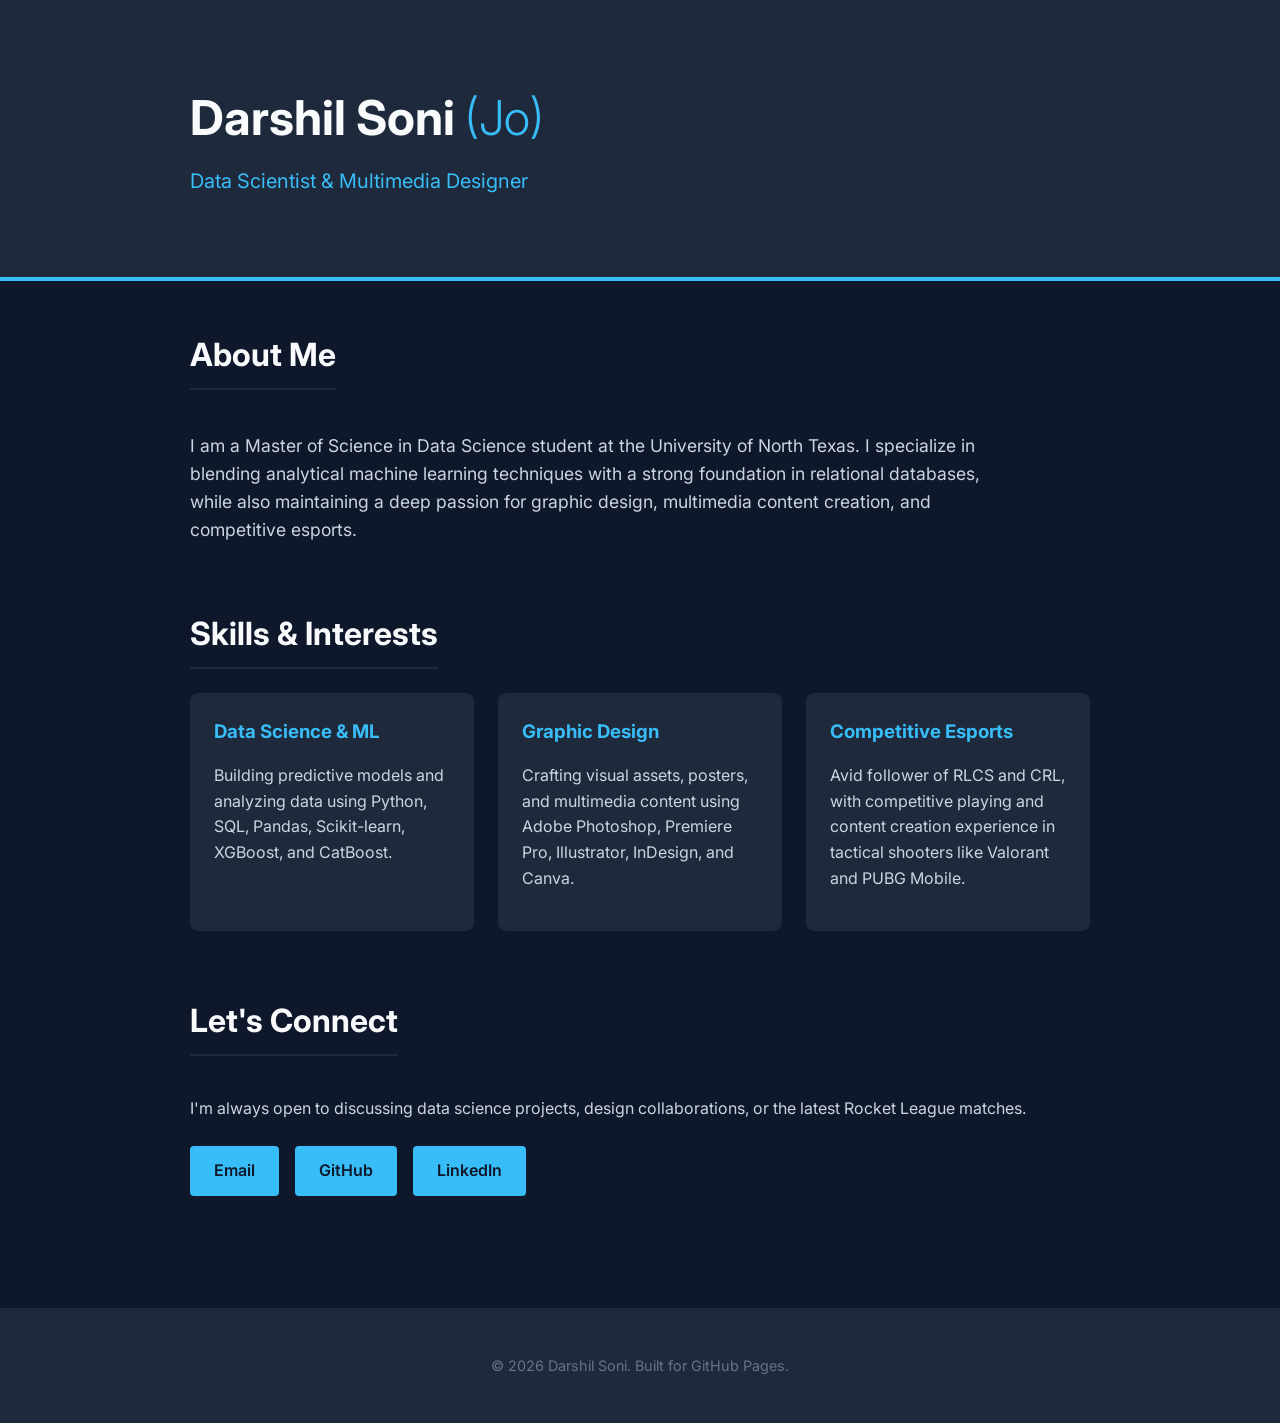
<file: index.htm>
<!DOCTYPE html>
<html lang="en">
<head>
    <meta charset="UTF-8">
    <meta name="viewport" content="width=device-width, initial-scale=1.0">
    <title>Darshil Soni | About Me</title>
    <link rel="stylesheet" href="style.css">
    <!-- Google Fonts for typography -->
    <link href="https://fonts.googleapis.com/css2?family=Inter:wght@300;400;600;700&display=swap" rel="stylesheet">
</head>
<body>

    <header>
        <div class="container">
            <h1>Darshil Soni <span>(Jo)</span></h1>
            <p class="subtitle">Data Scientist & Multimedia Designer</p>
        </div>
    </header>

    <main class="container">
        <section class="bio">
            <h2>About Me</h2>
            <p>I am a Master of Science in Data Science student at the University of North Texas. I specialize in blending analytical machine learning techniques with a strong foundation in relational databases, while also maintaining a deep passion for graphic design, multimedia content creation, and competitive esports.</p>
        </section>

        <section class="skills-interests">
            <h2>Skills & Interests</h2>
            <div class="grid-layout">
                <div class="card">
                    <h3>Data Science & ML</h3>
                    <p>Building predictive models and analyzing data using Python, SQL, Pandas, Scikit-learn, XGBoost, and CatBoost.</p>
                </div>
                <div class="card">
                    <h3>Graphic Design</h3>
                    <p>Crafting visual assets, posters, and multimedia content using Adobe Photoshop, Premiere Pro, Illustrator, InDesign, and Canva.</p>
                </div>
                <div class="card">
                    <h3>Competitive Esports</h3>
                    <p>Avid follower of RLCS and CRL, with competitive playing and content creation experience in tactical shooters like Valorant and PUBG Mobile.</p>
                </div>
            </div>
        </section>

        <section class="contact">
            <h2>Let's Connect</h2>
            <p>I'm always open to discussing data science projects, design collaborations, or the latest Rocket League matches.</p>
            <div class="social-links">
                <!-- Replace the '#' with your actual profile links -->
                <a href="#" class="btn" aria-label="Email Me">Email</a>
                <a href="#" class="btn" aria-label="GitHub Profile">GitHub</a>
                <a href="#" class="btn" aria-label="LinkedIn Profile">LinkedIn</a>
            </div>
        </section>
    </main>

    <footer>
        <div class="container">
            <p>&copy; 2026 Darshil Soni. Built for GitHub Pages.</p>
        </div>
    </footer>

</body>
</html>
</file>
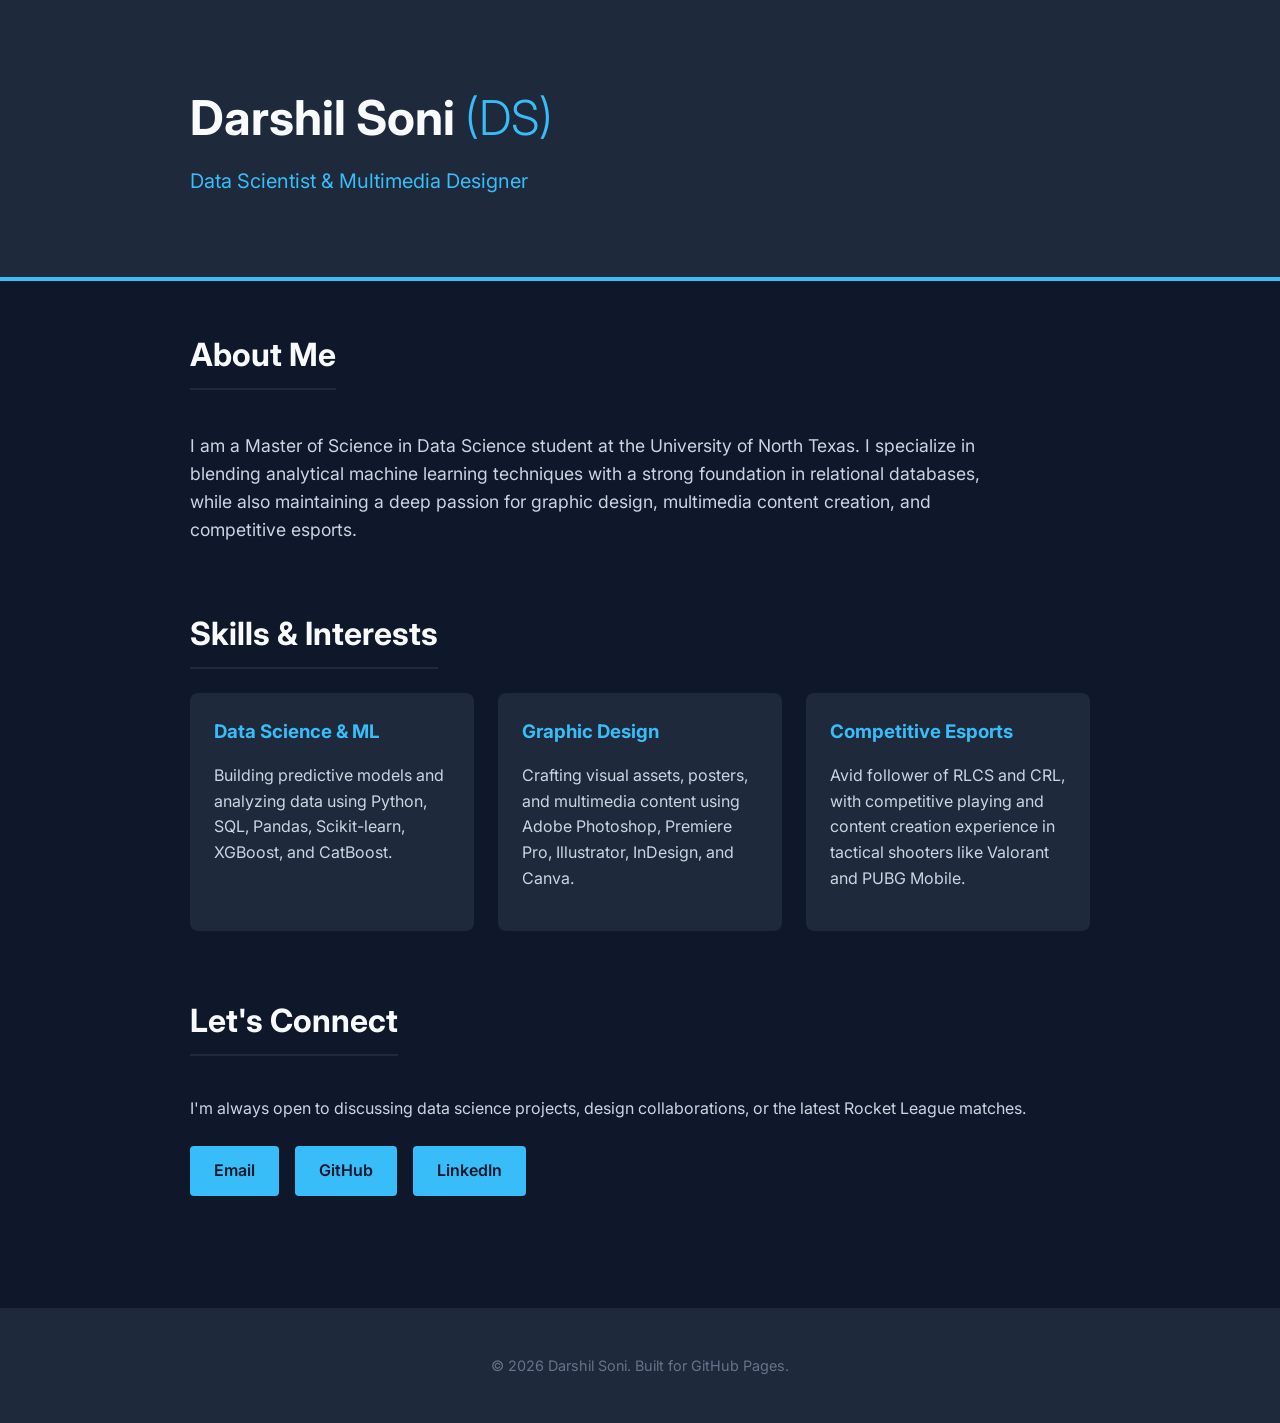
<file: index.html>
<!DOCTYPE html>
<html lang="en">
<head>
    <meta charset="UTF-8">
    <meta name="viewport" content="width=device-width, initial-scale=1.0">
    <title>Darshil Soni | About Me</title>
    <link rel="stylesheet" href="style.css">
    <!-- Google Fonts for typography -->
    <link href="https://fonts.googleapis.com/css2?family=Inter:wght@300;400;600;700&display=swap" rel="stylesheet">
</head>
<body>

    <header>
        <div class="container">
            <h1>Darshil Soni <span>(DS)</span></h1>
            <p class="subtitle">Data Scientist & Multimedia Designer</p>
        </div>
    </header>

    <main class="container">
        <section class="bio">
            <h2>About Me</h2>
            <p>I am a Master of Science in Data Science student at the University of North Texas. I specialize in blending analytical machine learning techniques with a strong foundation in relational databases, while also maintaining a deep passion for graphic design, multimedia content creation, and competitive esports.</p>
        </section>

        <section class="skills-interests">
            <h2>Skills & Interests</h2>
            <div class="grid-layout">
                <div class="card">
                    <h3>Data Science & ML</h3>
                    <p>Building predictive models and analyzing data using Python, SQL, Pandas, Scikit-learn, XGBoost, and CatBoost.</p>
                </div>
                <div class="card">
                    <h3>Graphic Design</h3>
                    <p>Crafting visual assets, posters, and multimedia content using Adobe Photoshop, Premiere Pro, Illustrator, InDesign, and Canva.</p>
                </div>
                <div class="card">
                    <h3>Competitive Esports</h3>
                    <p>Avid follower of RLCS and CRL, with competitive playing and content creation experience in tactical shooters like Valorant and PUBG Mobile.</p>
                </div>
            </div>
        </section>

        <section class="contact">
            <h2>Let's Connect</h2>
            <p>I'm always open to discussing data science projects, design collaborations, or the latest Rocket League matches.</p>
            <div class="social-links">
                <!-- Replace the '#' with your actual profile links -->
                <a href="#" class="btn" aria-label="Email Me">Email</a>
                <a href="#" class="btn" aria-label="GitHub Profile">GitHub</a>
                <a href="#" class="btn" aria-label="LinkedIn Profile">LinkedIn</a>
            </div>
        </section>
    </main>

    <footer>
        <div class="container">
            <p>&copy; 2026 Darshil Soni. Built for GitHub Pages.</p>
        </div>
    </footer>

</body>
</html>
</file>
<file: style.css>
/* Base Styles & Typography */
:root {
    --bg-color: #0f172a;
    --text-color: #cbd5e1;
    --heading-color: #f8fafc;
    --accent-color: #38bdf8;
    --card-bg: #1e293b;
}

body {
    margin: 0;
    padding: 0;
    font-family: 'Inter', sans-serif;
    background-color: var(--bg-color);
    color: var(--text-color);
    line-height: 1.6;
}

h1, h2, h3 {
    color: var(--heading-color);
    margin-top: 0;
}

a {
    text-decoration: none;
    color: var(--accent-color);
}

.container {
    width: 90%;
    max-width: 900px;
    margin: 0 auto;
}

/* Header */
header {
    background-color: var(--card-bg);
    padding: 4rem 0;
    text-align: center;
    border-bottom: 4px solid var(--accent-color);
}

header h1 {
    font-size: 3rem;
    margin-bottom: 0.5rem;
}

header h1 span {
    color: var(--accent-color);
    font-weight: 300;
}

.subtitle {
    font-size: 1.25rem;
    color: var(--accent-color);
    margin: 0;
}

/* Main Layout */
main {
    padding: 3rem 0;
}

section {
    margin-bottom: 4rem;
}

section h2 {
    font-size: 2rem;
    margin-bottom: 1.5rem;
    border-bottom: 2px solid var(--card-bg);
    padding-bottom: 0.5rem;
    display: inline-block;
}

.bio p {
    font-size: 1.1rem;
    max-width: 800px;
}

/* Skills section (Grid Layout) */
.grid-layout {
    display: grid;
    grid-template-columns: 1fr;
    gap: 1.5rem;
}

.card {
    background-color: var(--card-bg);
    padding: 1.5rem;
    border-radius: 8px;
    transition: transform 0.2s ease;
}

.card:hover {
    transform: translateY(-5px);
}

.card h3 {
    color: var(--accent-color);
    margin-bottom: 0.75rem;
}

/* Contact Section */
.social-links {
    display: flex;
    gap: 1rem;
    margin-top: 1.5rem;
    flex-wrap: wrap;
}

.btn {
    display: inline-block;
    padding: 0.75rem 1.5rem;
    background-color: var(--accent-color);
    color: var(--bg-color);
    font-weight: 600;
    border-radius: 4px;
    transition: background-color 0.2s ease, transform 0.2s ease;
}

.btn:hover {
    background-color: #7dd3fc;
    transform: scale(1.05);
}

/* Footer */
footer {
    text-align: center;
    padding: 2rem 0;
    background-color: var(--card-bg);
    font-size: 0.9rem;
    color: #64748b;
}

/* Responsive adjustments for Desktop */
@media (min-width: 768px) {
    .grid-layout {
        grid-template-columns: repeat(3, 1fr);
    }
    
    header {
        text-align: left;
        padding: 5rem 0;
    }
}
</file>
